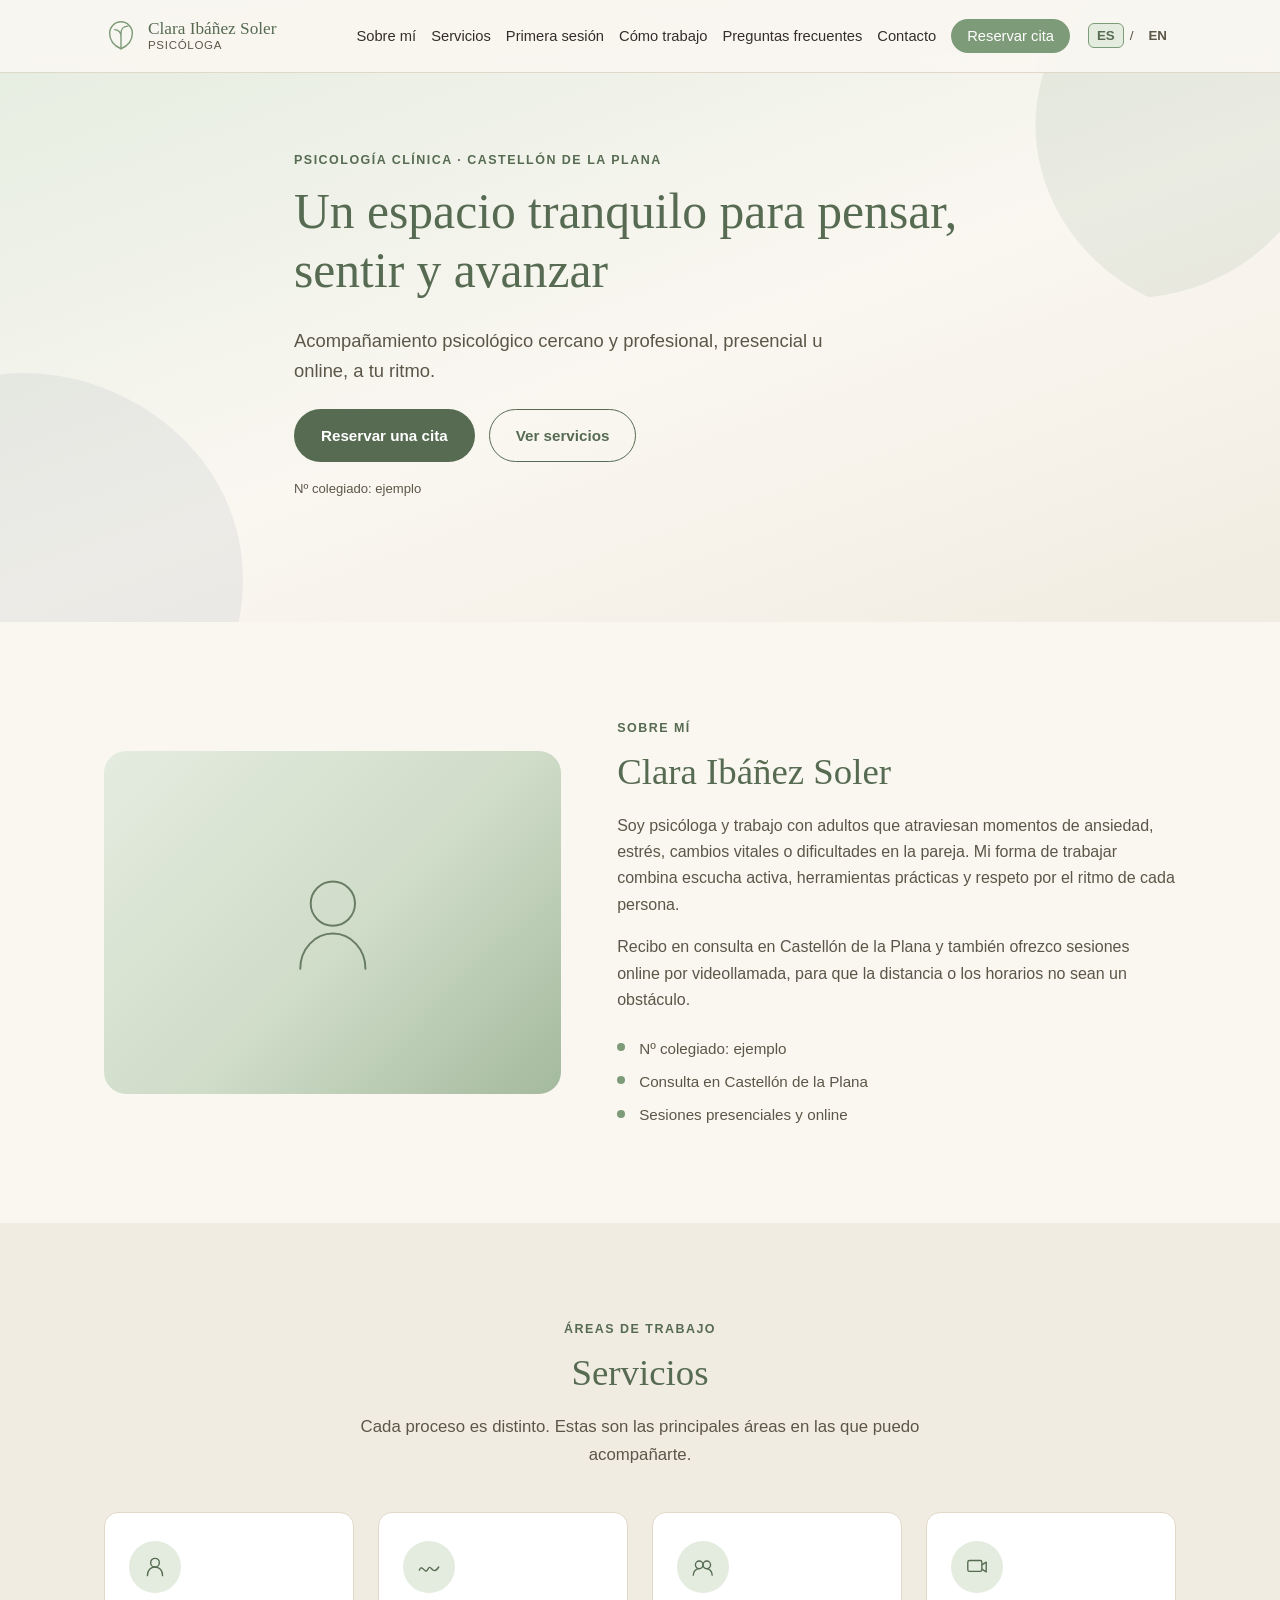
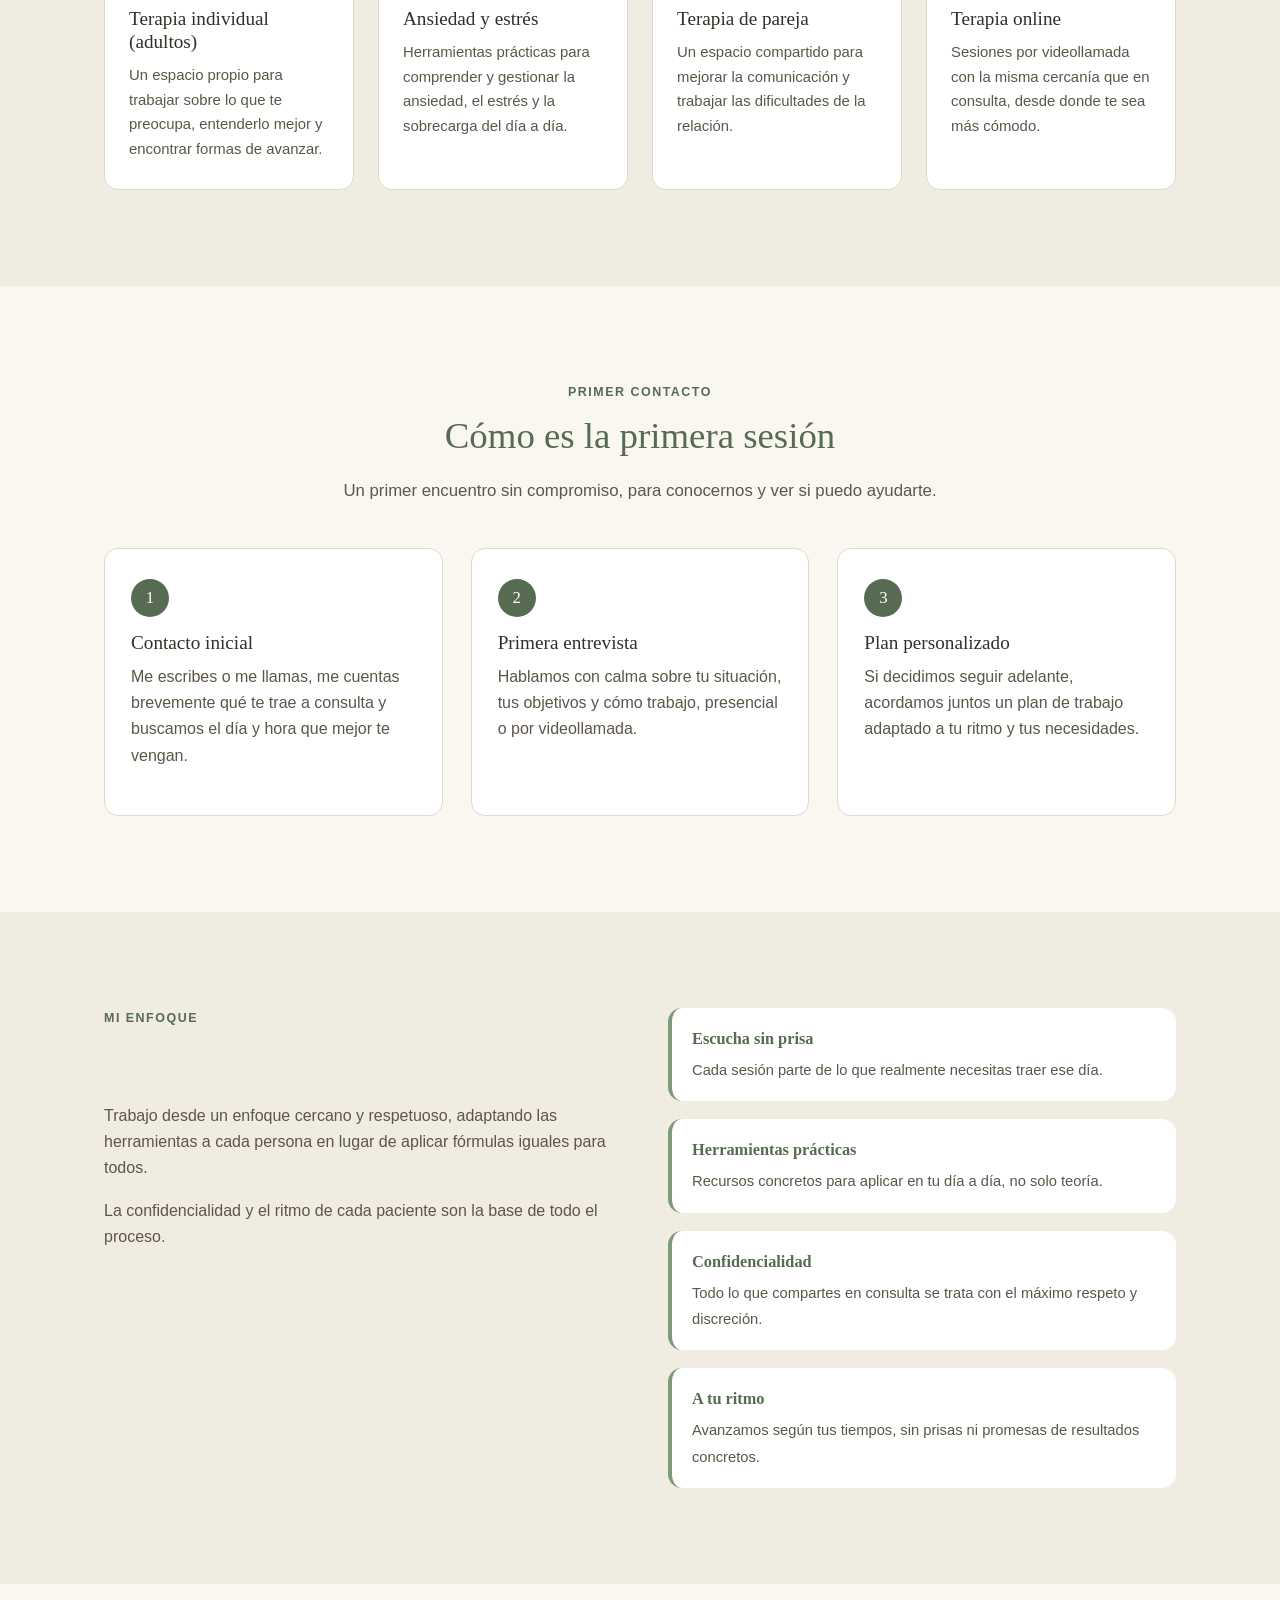
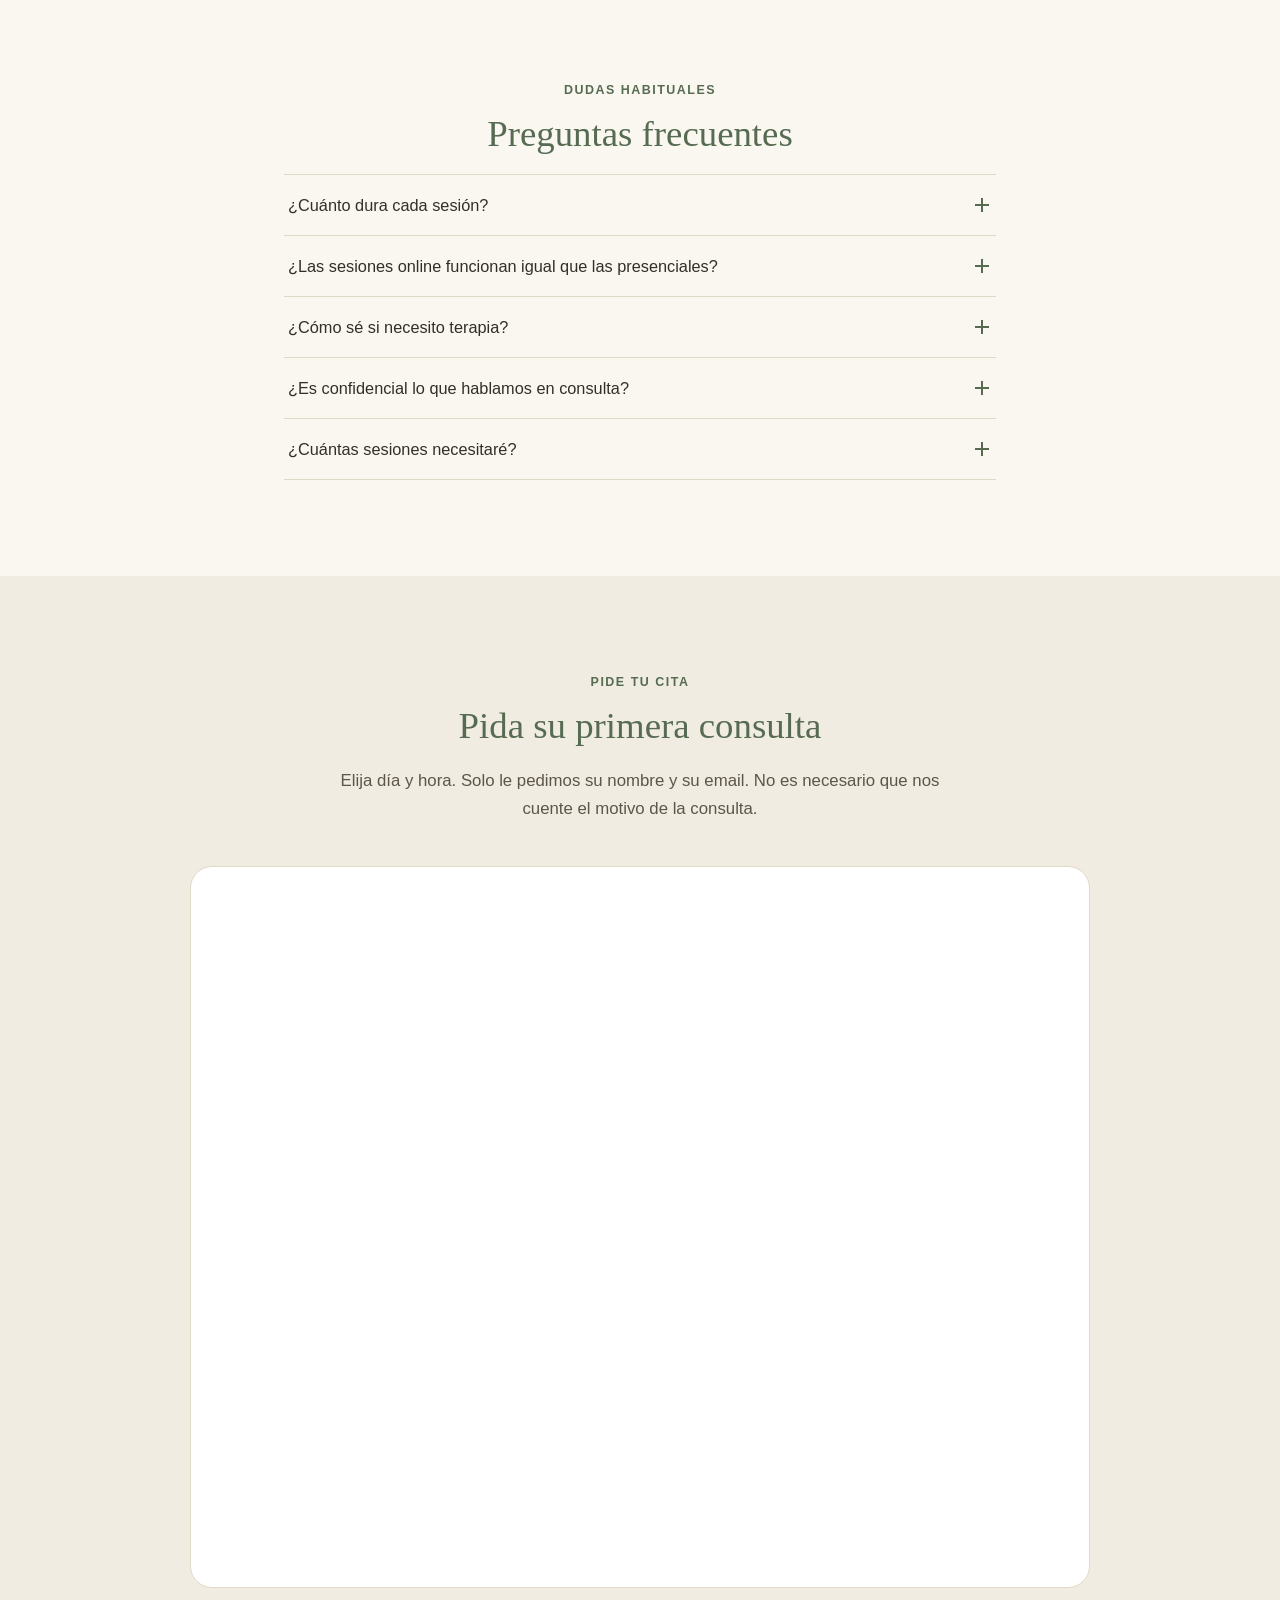
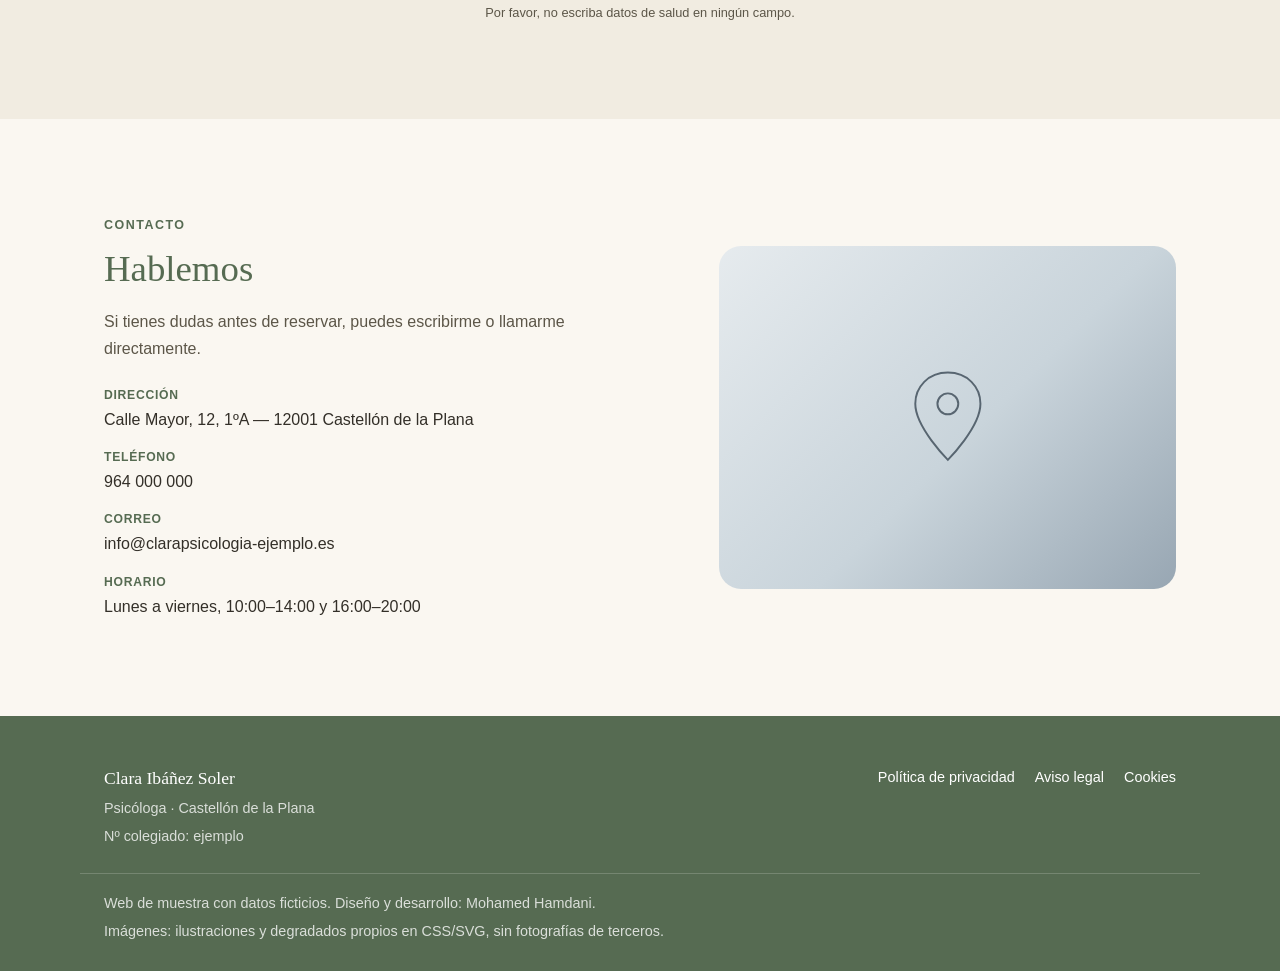
<file: index.html>
<!doctype html>
<!-- Vista previa: rama prueba-citas (actualizado) -->
<html lang="es">
<head>
<meta charset="UTF-8">
<meta name="viewport" content="width=device-width, initial-scale=1.0">
<title data-i18n="meta.title">Clara Ibáñez Soler, Psicóloga en Castellón de la Plana | Web de muestra</title>
<meta name="description" data-i18n-attr="content:meta.description" content="Consulta de psicología de Clara Ibáñez Soler en Castellón de la Plana. Terapia individual, ansiedad y estrés, terapia de pareja y sesiones online. Web de muestra con datos ficticios.">
<meta property="og:title" data-i18n-attr="content:meta.ogTitle" content="Clara Ibáñez Soler, Psicóloga">
<meta property="og:description" data-i18n-attr="content:meta.ogDescription" content="Consulta de psicología en Castellón de la Plana. Terapia individual, ansiedad, pareja y sesiones online. Web de muestra con datos ficticios.">
<meta property="og:type" content="website">
<meta name="robots" content="noindex, nofollow">
<link rel="icon" href="images/favicon.svg" type="image/svg+xml">
<link rel="stylesheet" href="css/style.css">
</head>
<body>

<a class="skip-link" href="#contenido" data-i18n="skip.link">Ir al contenido principal</a>

<header class="site-header" id="inicio">
  <div class="container header-inner">
    <a class="brand" href="#inicio">
      <span class="brand-mark" aria-hidden="true">
        <svg viewBox="0 0 48 48" width="34" height="34" focusable="false">
          <path d="M24 42c9-4 16-12 16-22a16 16 0 0 0-32 0c0 10 7 18 16 22Z" fill="none" stroke="currentColor" stroke-width="2"/>
          <path d="M24 42V20M24 20c0-6 4-10 10-10M24 24c0-5-4-9-9-9" fill="none" stroke="currentColor" stroke-width="2" stroke-linecap="round"/>
        </svg>
      </span>
      <span class="brand-text">
        <span class="brand-name" data-i18n="brand.name">Clara Ibáñez Soler</span>
        <span class="brand-role" data-i18n="brand.role">Psicóloga</span>
      </span>
    </a>

    <button class="nav-toggle" id="navToggle" aria-expanded="false" aria-controls="siteNav">
      <span class="nav-toggle-box">
        <span></span><span></span><span></span>
      </span>
      <span class="sr-only" data-i18n="nav.menu">Menú</span>
    </button>

    <nav class="site-nav" id="siteNav" aria-label="Navegación principal">
      <ul>
        <li><a href="#sobre-mi" data-i18n="nav.about">Sobre mí</a></li>
        <li><a href="#servicios" data-i18n="nav.services">Servicios</a></li>
        <li><a href="#primera-sesion" data-i18n="nav.firstSession">Primera sesión</a></li>
        <li><a href="#como-trabajo" data-i18n="nav.howIWork">Cómo trabajo</a></li>
        <li><a href="#faq" data-i18n="nav.faq">Preguntas frecuentes</a></li>
        <li><a href="#contacto" data-i18n="nav.contact">Contacto</a></li>
        <li><a class="nav-cta" href="#reserva" data-i18n="nav.booking">Reservar cita</a></li>
      </ul>
      <div class="lang-switch" role="group" aria-label="Idioma / Language">
        <button type="button" class="lang-btn is-active" id="langEs" translate="no" data-lang="es" aria-pressed="true">ES</button>
        <span aria-hidden="true">/</span>
        <button type="button" class="lang-btn" id="langEn" translate="no" data-lang="en" aria-pressed="false">EN</button>
      </div>
    </nav>
  </div>
</header>

<div class="nav-backdrop" id="navBackdrop" hidden></div>

<main id="contenido">

  <!-- HERO -->
  <section class="hero" aria-label="Introducción">
    <div class="hero-decor" id="heroDecor" aria-hidden="true">
      <svg viewBox="0 0 400 400" class="hero-leaf hero-leaf--1" focusable="false"><path d="M200 40c70 20 120 90 120 160s-50 130-120 150C130 330 80 270 80 200S130 60 200 40Z" fill="currentColor"/></svg>
      <svg viewBox="0 0 400 400" class="hero-leaf hero-leaf--2" focusable="false"><path d="M200 40c70 20 120 90 120 160s-50 130-120 150C130 330 80 270 80 200S130 60 200 40Z" fill="currentColor"/></svg>
    </div>
    <div class="container hero-inner">
      <p class="eyebrow reveal" data-i18n="hero.eyebrow">Psicología clínica · Castellón de la Plana</p>
      <h1 class="reveal" data-i18n="hero.title">Un espacio tranquilo para pensar, sentir y avanzar</h1>
      <p class="hero-lead reveal" data-i18n="hero.lead">Acompañamiento psicológico cercano y profesional, presencial u online, a tu ritmo.</p>
      <div class="hero-actions reveal">
        <a class="btn btn-primary" href="#reserva" data-i18n="hero.cta1">Reservar una cita</a>
        <a class="btn btn-ghost" href="#servicios" data-i18n="hero.cta2">Ver servicios</a>
      </div>
      <p class="hero-note reveal" data-i18n="hero.note">Nº colegiado: ejemplo</p>
    </div>
  </section>

  <!-- SOBRE MÍ -->
  <section class="section" id="sobre-mi" aria-labelledby="sobre-mi-title">
    <div class="container about-grid">
      <div class="about-media reveal" aria-hidden="true">
        <div class="art-block art-block--sage">
          <svg viewBox="0 0 200 200" class="art-icon" focusable="false">
            <circle cx="100" cy="70" r="34" fill="none" stroke="currentColor" stroke-width="3"/>
            <path d="M50 170c0-30 22-54 50-54s50 24 50 54" fill="none" stroke="currentColor" stroke-width="3" stroke-linecap="round"/>
          </svg>
        </div>
      </div>
      <div class="about-content">
        <p class="eyebrow reveal" data-i18n="about.eyebrow">Sobre mí</p>
        <h2 class="reveal" id="sobre-mi-title" data-i18n="about.title">Clara Ibáñez Soler</h2>
        <p class="reveal" data-i18n="about.p1">Soy psicóloga y trabajo con adultos que atraviesan momentos de ansiedad, estrés, cambios vitales o dificultades en la pareja. Mi forma de trabajar combina escucha activa, herramientas prácticas y respeto por el ritmo de cada persona.</p>
        <p class="reveal" data-i18n="about.p2">Recibo en consulta en Castellón de la Plana y también ofrezco sesiones online por videollamada, para que la distancia o los horarios no sean un obstáculo.</p>
        <ul class="about-facts reveal">
          <li data-i18n="about.fact1">Nº colegiado: ejemplo</li>
          <li data-i18n="about.fact2">Consulta en Castellón de la Plana</li>
          <li data-i18n="about.fact3">Sesiones presenciales y online</li>
        </ul>
      </div>
    </div>
  </section>

  <!-- SERVICIOS -->
  <section class="section section-alt" id="servicios" aria-labelledby="servicios-title">
    <div class="container">
      <p class="eyebrow reveal center" data-i18n="services.eyebrow">Áreas de trabajo</p>
      <h2 class="reveal center" id="servicios-title" data-i18n="services.title">Servicios</h2>
      <p class="section-lead reveal center" data-i18n="services.lead">Cada proceso es distinto. Estas son las principales áreas en las que puedo acompañarte.</p>

      <div class="card-grid">
        <article class="card reveal">
          <span class="card-icon" aria-hidden="true">
            <svg viewBox="0 0 48 48" focusable="false"><circle cx="24" cy="16" r="8" fill="none" stroke="currentColor" stroke-width="2.5"/><path d="M10 40c0-10 6-16 14-16s14 6 14 16" fill="none" stroke="currentColor" stroke-width="2.5" stroke-linecap="round"/></svg>
          </span>
          <h3 data-i18n="services.card1.title">Terapia individual (adultos)</h3>
          <p data-i18n="services.card1.text">Un espacio propio para trabajar sobre lo que te preocupa, entenderlo mejor y encontrar formas de avanzar.</p>
        </article>

        <article class="card reveal">
          <span class="card-icon" aria-hidden="true">
            <svg viewBox="0 0 48 48" focusable="false"><path d="M6 30c6-14 10 10 16-2s8 14 20-4" fill="none" stroke="currentColor" stroke-width="2.5" stroke-linecap="round" stroke-linejoin="round"/></svg>
          </span>
          <h3 data-i18n="services.card2.title">Ansiedad y estrés</h3>
          <p data-i18n="services.card2.text">Herramientas prácticas para comprender y gestionar la ansiedad, el estrés y la sobrecarga del día a día.</p>
        </article>

        <article class="card reveal">
          <span class="card-icon" aria-hidden="true">
            <svg viewBox="0 0 48 48" focusable="false"><circle cx="17" cy="20" r="7" fill="none" stroke="currentColor" stroke-width="2.5"/><circle cx="31" cy="20" r="7" fill="none" stroke="currentColor" stroke-width="2.5"/><path d="M6 39c0-7 5-12 11-12M41 39c0-7-5-12-11-12" fill="none" stroke="currentColor" stroke-width="2.5" stroke-linecap="round"/></svg>
          </span>
          <h3 data-i18n="services.card3.title">Terapia de pareja</h3>
          <p data-i18n="services.card3.text">Un espacio compartido para mejorar la comunicación y trabajar las dificultades de la relación.</p>
        </article>

        <article class="card reveal">
          <span class="card-icon" aria-hidden="true">
            <svg viewBox="0 0 48 48" focusable="false"><rect x="7" y="12" width="26" height="20" rx="3" fill="none" stroke="currentColor" stroke-width="2.5"/><path d="M33 20l8-5v18l-8-5" fill="none" stroke="currentColor" stroke-width="2.5" stroke-linejoin="round"/></svg>
          </span>
          <h3 data-i18n="services.card4.title">Terapia online</h3>
          <p data-i18n="services.card4.text">Sesiones por videollamada con la misma cercanía que en consulta, desde donde te sea más cómodo.</p>
        </article>
      </div>
    </div>
  </section>

  <!-- PRIMERA SESIÓN -->
  <section class="section" id="primera-sesion" aria-labelledby="primera-sesion-title">
    <div class="container">
      <p class="eyebrow reveal center" data-i18n="first.eyebrow">Primer contacto</p>
      <h2 class="reveal center" id="primera-sesion-title" data-i18n="first.title">Cómo es la primera sesión</h2>
      <p class="section-lead reveal center" data-i18n="first.lead">Un primer encuentro sin compromiso, para conocernos y ver si puedo ayudarte.</p>

      <ol class="steps">
        <li class="step reveal">
          <span class="step-number" aria-hidden="true">1</span>
          <h3 data-i18n="first.step1.title">Contacto inicial</h3>
          <p data-i18n="first.step1.text">Me escribes o me llamas, me cuentas brevemente qué te trae a consulta y buscamos el día y hora que mejor te vengan.</p>
        </li>
        <li class="step reveal">
          <span class="step-number" aria-hidden="true">2</span>
          <h3 data-i18n="first.step2.title">Primera entrevista</h3>
          <p data-i18n="first.step2.text">Hablamos con calma sobre tu situación, tus objetivos y cómo trabajo, presencial o por videollamada.</p>
        </li>
        <li class="step reveal">
          <span class="step-number" aria-hidden="true">3</span>
          <h3 data-i18n="first.step3.title">Plan personalizado</h3>
          <p data-i18n="first.step3.text">Si decidimos seguir adelante, acordamos juntos un plan de trabajo adaptado a tu ritmo y tus necesidades.</p>
        </li>
      </ol>
    </div>
  </section>

  <!-- CÓMO TRABAJO -->
  <section class="section section-alt" id="como-trabajo" aria-labelledby="como-trabajo-title">
    <div class="container how-grid">
      <div>
        <p class="eyebrow reveal" data-i18n="how.eyebrow">Mi enfoque</p>
        <h2 class="reveal" id="como-trabajo-title" data-i18n="how.title">Cómo trabajo</h2>
        <p class="reveal" data-i18n="how.p1">Trabajo desde un enfoque cercano y respetuoso, adaptando las herramientas a cada persona en lugar de aplicar fórmulas iguales para todos.</p>
        <p class="reveal" data-i18n="how.p2">La confidencialidad y el ritmo de cada paciente son la base de todo el proceso.</p>
      </div>
      <ul class="how-list reveal">
        <li>
          <strong data-i18n="how.item1.title">Escucha sin prisa</strong>
          <span data-i18n="how.item1.text">Cada sesión parte de lo que realmente necesitas traer ese día.</span>
        </li>
        <li>
          <strong data-i18n="how.item2.title">Herramientas prácticas</strong>
          <span data-i18n="how.item2.text">Recursos concretos para aplicar en tu día a día, no solo teoría.</span>
        </li>
        <li>
          <strong data-i18n="how.item3.title">Confidencialidad</strong>
          <span data-i18n="how.item3.text">Todo lo que compartes en consulta se trata con el máximo respeto y discreción.</span>
        </li>
        <li>
          <strong data-i18n="how.item4.title">A tu ritmo</strong>
          <span data-i18n="how.item4.text">Avanzamos según tus tiempos, sin prisas ni promesas de resultados concretos.</span>
        </li>
      </ul>
    </div>
  </section>

  <!-- FAQ -->
  <section class="section" id="faq" aria-labelledby="faq-title">
    <div class="container narrow">
      <p class="eyebrow reveal center" data-i18n="faq.eyebrow">Dudas habituales</p>
      <h2 class="reveal center" id="faq-title" data-i18n="faq.title">Preguntas frecuentes</h2>

      <div class="accordion reveal" id="accordion">
        <div class="accordion-item">
          <h3>
            <button type="button" class="accordion-trigger" aria-expanded="false" aria-controls="faq-panel-1" id="faq-btn-1">
              <span data-i18n="faq.q1.q">¿Cuánto dura cada sesión?</span>
              <span class="accordion-icon" aria-hidden="true"></span>
            </button>
          </h3>
          <div class="accordion-panel" id="faq-panel-1" role="region" aria-labelledby="faq-btn-1" hidden>
            <p data-i18n="faq.q1.a">Las sesiones individuales duran aproximadamente 50 minutos. Las de pareja suelen durar algo más; lo concretamos en el primer contacto.</p>
          </div>
        </div>

        <div class="accordion-item">
          <h3>
            <button type="button" class="accordion-trigger" aria-expanded="false" aria-controls="faq-panel-2" id="faq-btn-2">
              <span data-i18n="faq.q2.q">¿Las sesiones online funcionan igual que las presenciales?</span>
              <span class="accordion-icon" aria-hidden="true"></span>
            </button>
          </h3>
          <div class="accordion-panel" id="faq-panel-2" role="region" aria-labelledby="faq-btn-2" hidden>
            <p data-i18n="faq.q2.a">Sí. Se realizan por videollamada, con la misma duración y confidencialidad que las presenciales. Solo necesitas una conexión estable y un espacio tranquilo.</p>
          </div>
        </div>

        <div class="accordion-item">
          <h3>
            <button type="button" class="accordion-trigger" aria-expanded="false" aria-controls="faq-panel-3" id="faq-btn-3">
              <span data-i18n="faq.q3.q">¿Cómo sé si necesito terapia?</span>
              <span class="accordion-icon" aria-hidden="true"></span>
            </button>
          </h3>
          <div class="accordion-panel" id="faq-panel-3" role="region" aria-labelledby="faq-btn-3" hidden>
            <p data-i18n="faq.q3.a">No es necesario esperar a una situación extrema. Si algo te preocupa, te sobrepasa o quieres entenderte mejor, una primera conversación puede ayudarte a aclararlo.</p>
          </div>
        </div>

        <div class="accordion-item">
          <h3>
            <button type="button" class="accordion-trigger" aria-expanded="false" aria-controls="faq-panel-4" id="faq-btn-4">
              <span data-i18n="faq.q4.q">¿Es confidencial lo que hablamos en consulta?</span>
              <span class="accordion-icon" aria-hidden="true"></span>
            </button>
          </h3>
          <div class="accordion-panel" id="faq-panel-4" role="region" aria-labelledby="faq-btn-4" hidden>
            <p data-i18n="faq.q4.a">Sí, la confidencialidad es un principio básico de la profesión, salvo las excepciones legales que me corresponde informarte si llegaran a darse.</p>
          </div>
        </div>

        <div class="accordion-item">
          <h3>
            <button type="button" class="accordion-trigger" aria-expanded="false" aria-controls="faq-panel-5" id="faq-btn-5">
              <span data-i18n="faq.q5.q">¿Cuántas sesiones necesitaré?</span>
              <span class="accordion-icon" aria-hidden="true"></span>
            </button>
          </h3>
          <div class="accordion-panel" id="faq-panel-5" role="region" aria-labelledby="faq-btn-5" hidden>
            <p data-i18n="faq.q5.a">Depende de cada proceso y de tus objetivos. Lo revisamos juntos de forma periódica; no puedo garantizar un número fijo de sesiones ni un resultado concreto.</p>
          </div>
        </div>
      </div>
    </div>
  </section>

  <!-- RESERVA -->
  <section class="section section-alt" id="reserva" aria-labelledby="reserva-title">
    <div class="container">
      <p class="eyebrow reveal center" data-i18n="booking.eyebrow">Pide tu cita</p>
      <h2 class="reveal center" id="reserva-title" data-i18n="booking.title">Pida su primera consulta</h2>
      <p class="section-lead reveal center" data-i18n="booking.lead">Elija día y hora. Solo le pedimos su nombre y su email. No es necesario que nos cuente el motivo de la consulta.</p>

      <div class="booking-calendar reveal">
        <iframe
          src="https://cal.com/clara-ibanez-muestra-dpta4d/primera-consulta?embed=true&layout=month_view"
          title="Calendario para reservar la primera consulta"
          loading="lazy"
        ></iframe>
      </div>
      <p class="booking-note reveal" data-i18n="booking.healthNote">Por favor, no escriba datos de salud en ningún campo.</p>
    </div>
  </section>

  <!-- CONTACTO -->
  <section class="section" id="contacto" aria-labelledby="contacto-title">
    <div class="container contact-grid">
      <div>
        <p class="eyebrow reveal" data-i18n="contact.eyebrow">Contacto</p>
        <h2 class="reveal" id="contacto-title" data-i18n="contact.title">Hablemos</h2>
        <p class="reveal" data-i18n="contact.lead">Si tienes dudas antes de reservar, puedes escribirme o llamarme directamente.</p>
        <ul class="contact-list reveal">
          <li>
            <span class="contact-label" data-i18n="contact.addressLabel">Dirección</span>
            <span data-i18n="contact.addressValue">Calle Mayor, 12, 1ºA — 12001 Castellón de la Plana</span>
          </li>
          <li>
            <span class="contact-label" data-i18n="contact.phoneLabel">Teléfono</span>
            <span>964 000 000</span>
          </li>
          <li>
            <span class="contact-label" data-i18n="contact.emailLabel">Correo</span>
            <span>info@clarapsicologia-ejemplo.es</span>
          </li>
          <li>
            <span class="contact-label" data-i18n="contact.hoursLabel">Horario</span>
            <span data-i18n="contact.hoursValue">Lunes a viernes, 10:00–14:00 y 16:00–20:00</span>
          </li>
        </ul>
      </div>
      <div class="contact-map reveal" aria-hidden="true">
        <div class="art-block art-block--slate">
          <svg viewBox="0 0 200 200" class="art-icon" focusable="false">
            <path d="M100 30c30 0 50 22 50 48 0 36-50 86-50 86s-50-50-50-86c0-26 20-48 50-48Z" fill="none" stroke="currentColor" stroke-width="3"/>
            <circle cx="100" cy="78" r="16" fill="none" stroke="currentColor" stroke-width="3"/>
          </svg>
        </div>
      </div>
    </div>
  </section>

</main>

<footer class="site-footer">
  <div class="container footer-grid">
    <div>
      <span class="brand-name" data-i18n="brand.name">Clara Ibáñez Soler</span>
      <p data-i18n="footer.role">Psicóloga · Castellón de la Plana</p>
      <p data-i18n="footer.college">Nº colegiado: ejemplo</p>
    </div>
    <nav aria-label="Enlaces legales">
      <ul class="footer-links">
        <li><a href="legal.html#privacidad" data-i18n="footer.privacy">Política de privacidad</a></li>
        <li><a href="legal.html#aviso-legal" data-i18n="footer.legal">Aviso legal</a></li>
        <li><a href="legal.html#cookies" data-i18n="footer.cookies">Cookies</a></li>
      </ul>
    </nav>
  </div>
  <div class="container">
    <p class="footer-disclaimer" data-i18n="footer.disclaimer">Web de muestra con datos ficticios. Diseño y desarrollo: Mohamed Hamdani.</p>
    <p class="footer-credit" data-i18n="footer.imageCredit">Imágenes: ilustraciones y degradados propios en CSS/SVG, sin fotografías de terceros.</p>
  </div>
</footer>

<script src="js/i18n.js"></script>
<script src="js/script.js"></script>
</body>
</html>
</file>
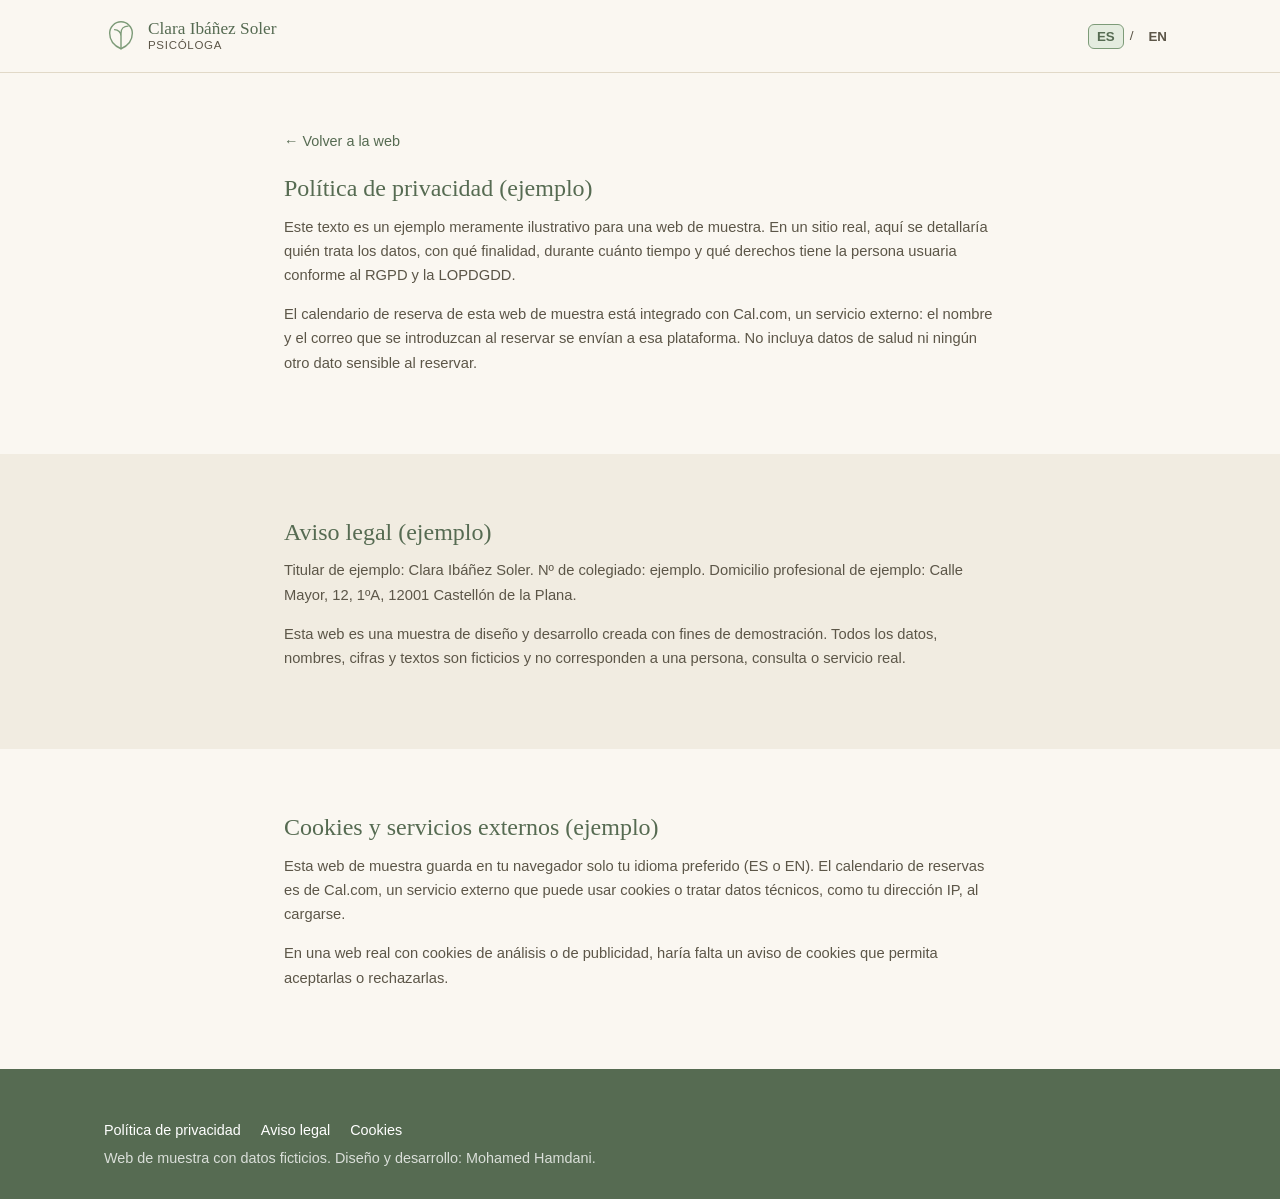
<file: legal.html>
<!doctype html>
<html lang="es">
<head>
<meta charset="UTF-8">
<meta name="viewport" content="width=device-width, initial-scale=1.0">
<title data-i18n="legal.pageTitle">Información legal | Clara Ibáñez Soler (web de muestra)</title>
<meta name="robots" content="noindex, nofollow">
<link rel="icon" href="images/favicon.svg" type="image/svg+xml">
<link rel="stylesheet" href="css/style.css">
</head>
<body class="legal-page">

<header class="site-header">
  <div class="container header-inner">
    <a class="brand" href="index.html">
      <span class="brand-mark" aria-hidden="true">
        <svg viewBox="0 0 48 48" width="34" height="34" focusable="false">
          <path d="M24 42c9-4 16-12 16-22a16 16 0 0 0-32 0c0 10 7 18 16 22Z" fill="none" stroke="currentColor" stroke-width="2"/>
          <path d="M24 42V20M24 20c0-6 4-10 10-10M24 24c0-5-4-9-9-9" fill="none" stroke="currentColor" stroke-width="2" stroke-linecap="round"/>
        </svg>
      </span>
      <span class="brand-text">
        <span class="brand-name" data-i18n="brand.name">Clara Ibáñez Soler</span>
        <span class="brand-role" data-i18n="brand.role">Psicóloga</span>
      </span>
    </a>
    <div class="lang-switch legal-lang" role="group" aria-label="Idioma / Language">
      <button type="button" class="lang-btn is-active" id="langEs" translate="no" data-lang="es" aria-pressed="true">ES</button>
      <span aria-hidden="true">/</span>
      <button type="button" class="lang-btn" id="langEn" translate="no" data-lang="en" aria-pressed="false">EN</button>
    </div>
  </div>
</header>

<main id="contenido" class="legal-main">

  <section class="section section-legal" id="privacidad" aria-labelledby="privacidad-title">
    <div class="container narrow">
      <a class="legal-back" href="index.html" data-i18n="legal.back">← Volver a la web</a>
      <h2 id="privacidad-title" data-i18n="privacy.title">Política de privacidad (ejemplo)</h2>
      <p data-i18n="privacy.p1">Este texto es un ejemplo meramente ilustrativo para una web de muestra. En un sitio real, aquí se detallaría quién trata los datos, con qué finalidad, durante cuánto tiempo y qué derechos tiene la persona usuaria conforme al RGPD y la LOPDGDD.</p>
      <p data-i18n="privacy.p2">El calendario de reserva de esta web de muestra está integrado con Cal.com, un servicio externo: el nombre y el correo que se introduzcan al reservar se envían a esa plataforma. No incluya datos de salud ni ningún otro dato sensible al reservar.</p>
    </div>
  </section>

  <section class="section section-legal section-alt" id="aviso-legal" aria-labelledby="aviso-legal-title">
    <div class="container narrow">
      <h2 id="aviso-legal-title" data-i18n="legal.title">Aviso legal (ejemplo)</h2>
      <p data-i18n="legal.p1">Titular de ejemplo: Clara Ibáñez Soler. Nº de colegiado: ejemplo. Domicilio profesional de ejemplo: Calle Mayor, 12, 1ºA, 12001 Castellón de la Plana.</p>
      <p data-i18n="legal.p2">Esta web es una muestra de diseño y desarrollo creada con fines de demostración. Todos los datos, nombres, cifras y textos son ficticios y no corresponden a una persona, consulta o servicio real.</p>
    </div>
  </section>

  <section class="section section-legal" id="cookies" aria-labelledby="cookies-title">
    <div class="container narrow">
      <h2 id="cookies-title" data-i18n="cookies.title">Cookies y servicios externos (ejemplo)</h2>
      <p data-i18n="cookies.p1">Esta web de muestra guarda en tu navegador solo tu idioma preferido (ES o EN). El calendario de reservas es de Cal.com, un servicio externo que puede usar cookies o tratar datos técnicos, como tu dirección IP, al cargarse.</p>
      <p data-i18n="cookies.p2">En una web real con cookies de análisis o de publicidad, haría falta un aviso de cookies que permita aceptarlas o rechazarlas.</p>
    </div>
  </section>

</main>

<footer class="site-footer">
  <div class="container">
    <nav aria-label="Enlaces legales">
      <ul class="footer-links">
        <li><a href="#privacidad" data-i18n="footer.privacy">Política de privacidad</a></li>
        <li><a href="#aviso-legal" data-i18n="footer.legal">Aviso legal</a></li>
        <li><a href="#cookies" data-i18n="footer.cookies">Cookies</a></li>
      </ul>
    </nav>
    <p class="footer-disclaimer" data-i18n="footer.disclaimer">Web de muestra con datos ficticios. Diseño y desarrollo: Mohamed Hamdani.</p>
  </div>
</footer>

<script src="js/i18n.js"></script>
</body>
</html>
</file>
<file: css/style.css>
/* ============================================
   Clara Ibáñez Soler — web de muestra (ficticia)
   ============================================ */

:root {
  --color-bg: #faf7f1;
  --color-bg-alt: #f1ece1;
  --color-surface: #ffffff;
  --color-sage: #7d9b78;
  --color-sage-dark: #566b52;
  --color-sage-pale: #e4ecdf;
  --color-slate: #6c7e8f;
  --color-slate-dark: #44525e;
  --color-text: #332f28;
  --color-text-soft: #5c5648;
  --color-border: #e1d9c8;
  --color-error: #9c3b33;
  --color-focus: #3a5f7a;

  --font-heading: Georgia, "Iowan Old Style", "Palatino Linotype", "Book Antiqua", serif;
  --font-body: -apple-system, BlinkMacSystemFont, "Segoe UI", Roboto, Helvetica, Arial, sans-serif;

  --radius-md: 14px;
  --radius-lg: 22px;
  --shadow-soft: 0 12px 32px -16px rgba(51, 47, 40, 0.18);
  --transition-fast: 180ms ease;
  --transition-med: 420ms cubic-bezier(.22,.61,.36,1);
  --container-width: 1120px;
}

* { box-sizing: border-box; }
html { scroll-behavior: smooth; }

body {
  margin: 0;
  font-family: var(--font-body);
  color: var(--color-text);
  background: var(--color-bg);
  line-height: 1.65;
  -webkit-font-smoothing: antialiased;
  overflow-x: hidden;
}

h1, h2, h3 {
  font-family: var(--font-heading);
  color: var(--color-sage-dark);
  line-height: 1.2;
  margin: 0 0 0.5em;
  font-weight: 500;
}

h1 { font-size: clamp(2rem, 5vw, 3.1rem); }
h2 { font-size: clamp(1.6rem, 3.4vw, 2.3rem); }
h3 { font-size: 1.2rem; color: var(--color-text); }

p { margin: 0 0 1em; color: var(--color-text-soft); }

a { color: var(--color-slate-dark); text-decoration: none; }
a:hover { text-decoration: underline; }

img, svg { max-width: 100%; display: block; }

.container {
  max-width: var(--container-width);
  margin: 0 auto;
  padding: 0 24px;
}
.container.narrow { max-width: 760px; }

.sr-only {
  position: absolute;
  width: 1px; height: 1px;
  overflow: hidden;
  clip: rect(0 0 0 0);
  white-space: nowrap;
}

.skip-link {
  position: absolute;
  left: -999px;
  top: 0;
  background: var(--color-sage-dark);
  color: #fff;
  padding: 10px 18px;
  border-radius: 0 0 8px 0;
  z-index: 200;
}
.skip-link:focus {
  left: 0;
}

:focus-visible {
  outline: 3px solid var(--color-focus);
  outline-offset: 3px;
  border-radius: 4px;
}

/* ---------- Header / Nav ---------- */
.site-header {
  position: fixed;
  top: 0; left: 0; right: 0;
  z-index: 100;
  background: rgba(250, 247, 241, 0.92);
  backdrop-filter: blur(8px);
  border-bottom: 1px solid var(--color-border);
}

.header-inner {
  display: flex;
  align-items: center;
  justify-content: space-between;
  min-height: 72px;
  gap: 16px;
}

.brand {
  display: flex;
  align-items: center;
  gap: 10px;
  color: var(--color-sage-dark);
}
.brand:hover { text-decoration: none; }
.brand-mark { color: var(--color-sage); flex-shrink: 0; }
.brand-text { display: flex; flex-direction: column; line-height: 1.15; }
.brand-name { font-family: var(--font-heading); font-size: 1.08rem; color: var(--color-sage-dark); }
.brand-role { font-size: 0.72rem; letter-spacing: 0.06em; text-transform: uppercase; color: var(--color-text-soft); }

.site-nav {
  display: flex;
  align-items: center;
  gap: 18px;
}
.site-nav ul {
  display: flex;
  align-items: center;
  gap: 15px;
  list-style: none;
  margin: 0;
  padding: 0;
}
.site-nav a {
  color: var(--color-text);
  font-size: 0.92rem;
  white-space: nowrap;
}
.site-nav a:hover { color: var(--color-sage-dark); text-decoration: none; }

.nav-cta {
  background: var(--color-sage);
  color: #fff !important;
  padding: 9px 16px;
  border-radius: 999px;
  white-space: nowrap;
  transition: background var(--transition-fast), transform var(--transition-fast);
}
.nav-cta:hover { background: var(--color-sage-dark); transform: translateY(-1px); }

.lang-switch {
  display: flex;
  align-items: center;
  gap: 6px;
  font-size: 0.85rem;
  color: var(--color-text-soft);
}
.lang-btn {
  background: none;
  border: 1px solid transparent;
  color: var(--color-text-soft);
  font-weight: 600;
  padding: 4px 8px;
  border-radius: 6px;
  cursor: pointer;
  transition: all var(--transition-fast);
}
.lang-btn:hover { background: var(--color-sage-pale); }
.lang-btn.is-active {
  color: var(--color-sage-dark);
  border-color: var(--color-sage);
  background: var(--color-sage-pale);
}

.nav-toggle {
  display: none;
  background: none;
  border: none;
  cursor: pointer;
  padding: 10px;
  flex-direction: column;
  align-items: center;
  gap: 4px;
  color: var(--color-sage-dark);
}
.nav-toggle-box {
  display: flex;
  flex-direction: column;
  gap: 5px;
  width: 26px;
}
.nav-toggle-box span {
  display: block;
  height: 2px;
  background: currentColor;
  border-radius: 2px;
  transition: transform var(--transition-fast), opacity var(--transition-fast);
}
.nav-toggle[aria-expanded="true"] .nav-toggle-box span:nth-child(1) { transform: translateY(7px) rotate(45deg); }
.nav-toggle[aria-expanded="true"] .nav-toggle-box span:nth-child(2) { opacity: 0; }
.nav-toggle[aria-expanded="true"] .nav-toggle-box span:nth-child(3) { transform: translateY(-7px) rotate(-45deg); }

.nav-backdrop {
  position: fixed;
  inset: 0;
  background: rgba(40, 36, 28, 0.35);
  z-index: 95;
}

/* ---------- Hero ---------- */
.hero {
  position: relative;
  padding: 150px 0 110px;
  background: linear-gradient(160deg, var(--color-sage-pale) 0%, var(--color-bg) 55%, var(--color-bg-alt) 100%);
  overflow: hidden;
}
.hero-decor {
  position: absolute;
  inset: 0;
  z-index: 0;
  pointer-events: none;
}
.hero-leaf {
  position: absolute;
  color: var(--color-sage);
  opacity: 0.12;
  width: 480px;
  height: 480px;
}
.hero-leaf--1 { top: -120px; right: -140px; transform: rotate(10deg); }
.hero-leaf--2 { bottom: -180px; left: -160px; color: var(--color-slate); opacity: 0.09; transform: rotate(-30deg) scale(1.1); }

.hero-inner {
  position: relative;
  z-index: 1;
  max-width: 740px;
}
.eyebrow {
  text-transform: uppercase;
  letter-spacing: 0.12em;
  font-size: 0.78rem;
  color: var(--color-sage-dark);
  font-weight: 600;
  margin-bottom: 0.9em;
}
.hero-lead { font-size: 1.15rem; max-width: 560px; }
.hero-note { font-size: 0.82rem; color: var(--color-text-soft); margin-top: 1.2em; }
.hero-actions { display: flex; gap: 14px; flex-wrap: wrap; margin-top: 1.4em; }

.center { text-align: center; margin-left: auto; margin-right: auto; }

/* ---------- Buttons ---------- */
.btn {
  display: inline-block;
  padding: 13px 26px;
  border-radius: 999px;
  font-weight: 600;
  font-size: 0.95rem;
  border: 1px solid transparent;
  cursor: pointer;
  transition: background var(--transition-fast), color var(--transition-fast), transform var(--transition-fast), box-shadow var(--transition-fast);
}
.btn-primary {
  background: var(--color-sage-dark);
  color: #fff;
}
.btn-primary:hover {
  background: var(--color-sage);
  transform: translateY(-2px);
  box-shadow: var(--shadow-soft);
  text-decoration: none;
}
.btn-ghost {
  background: transparent;
  color: var(--color-sage-dark);
  border-color: var(--color-sage-dark);
}
.btn-ghost:hover {
  background: var(--color-sage-pale);
  text-decoration: none;
}

/* ---------- Sections ---------- */
.section { padding: 96px 0; }
.section-alt { background: var(--color-bg-alt); }
.section-legal { padding: 64px 0; }
.section-legal h2 { font-size: 1.5rem; }
.section-legal p { font-size: 0.92rem; }

.section-lead {
  max-width: 620px;
  margin: 0 auto 2.6em;
  font-size: 1.05rem;
}

/* Decorative art blocks (replace photography) */
.art-block {
  aspect-ratio: 4 / 3;
  border-radius: var(--radius-lg);
  display: flex;
  align-items: center;
  justify-content: center;
}
.art-block--sage {
  background: linear-gradient(135deg, var(--color-sage-pale) 0%, #cfdcc8 55%, var(--color-sage) 140%);
  color: var(--color-sage-dark);
}
.art-block--slate {
  background: linear-gradient(135deg, #e6ebee 0%, #c9d4db 55%, var(--color-slate) 140%);
  color: var(--color-slate-dark);
}
.art-icon { width: 38%; height: 38%; opacity: 0.85; }

/* About */
.about-grid {
  display: grid;
  grid-template-columns: 0.9fr 1.1fr;
  gap: 56px;
  align-items: center;
}
.about-facts {
  list-style: none;
  padding: 0;
  margin: 1.4em 0 0;
  display: flex;
  flex-direction: column;
  gap: 8px;
}
.about-facts li {
  padding-left: 22px;
  position: relative;
  color: var(--color-text-soft);
  font-size: 0.95rem;
}
.about-facts li::before {
  content: "";
  position: absolute;
  left: 0; top: 0.5em;
  width: 8px; height: 8px;
  border-radius: 50%;
  background: var(--color-sage);
}

/* Cards / services */
.card-grid {
  display: grid;
  grid-template-columns: repeat(4, 1fr);
  gap: 24px;
}
.card {
  background: var(--color-surface);
  border: 1px solid var(--color-border);
  border-radius: var(--radius-md);
  padding: 28px 24px;
  transition: transform var(--transition-med), box-shadow var(--transition-med);
}
.card:hover {
  transform: translateY(-6px);
  box-shadow: var(--shadow-soft);
}
.card-icon {
  display: inline-flex;
  width: 52px; height: 52px;
  border-radius: 50%;
  background: var(--color-sage-pale);
  color: var(--color-sage-dark);
  align-items: center;
  justify-content: center;
  margin-bottom: 14px;
}
.card-icon svg { width: 26px; height: 26px; }
.card p { font-size: 0.93rem; margin-bottom: 0; }

/* Steps */
.steps {
  list-style: none;
  margin: 0;
  padding: 0;
  display: grid;
  grid-template-columns: repeat(3, 1fr);
  gap: 28px;
  counter-reset: step;
}
.step {
  background: var(--color-surface);
  border: 1px solid var(--color-border);
  border-radius: var(--radius-md);
  padding: 30px 26px;
  position: relative;
}
.step-number {
  display: inline-flex;
  align-items: center;
  justify-content: center;
  width: 38px; height: 38px;
  border-radius: 50%;
  background: var(--color-sage-dark);
  color: #fff;
  font-family: var(--font-heading);
  font-size: 1.05rem;
  margin-bottom: 14px;
}

/* How I work */
.how-grid {
  display: grid;
  grid-template-columns: 1fr 1fr;
  gap: 56px;
  align-items: start;
}
.how-list {
  list-style: none;
  margin: 0;
  padding: 0;
  display: flex;
  flex-direction: column;
  gap: 18px;
}
.how-list li {
  background: var(--color-surface);
  border-radius: var(--radius-md);
  padding: 18px 20px;
  border-left: 4px solid var(--color-sage);
}
.how-list strong {
  display: block;
  color: var(--color-sage-dark);
  font-family: var(--font-heading);
  font-size: 1.02rem;
  margin-bottom: 4px;
}
.how-list span { color: var(--color-text-soft); font-size: 0.92rem; }

/* FAQ Accordion */
.accordion {
  border-top: 1px solid var(--color-border);
}
.accordion-item {
  border-bottom: 1px solid var(--color-border);
}
.accordion-item h3 { margin: 0; font-size: 1rem; }
.accordion-trigger {
  width: 100%;
  display: flex;
  align-items: center;
  justify-content: space-between;
  gap: 16px;
  background: none;
  border: none;
  text-align: left;
  padding: 20px 4px;
  font-size: 1.02rem;
  font-family: var(--font-body);
  color: var(--color-text);
  cursor: pointer;
}
.accordion-icon {
  flex-shrink: 0;
  width: 20px; height: 20px;
  position: relative;
}
.accordion-icon::before, .accordion-icon::after {
  content: "";
  position: absolute;
  background: var(--color-sage-dark);
  top: 50%; left: 50%;
  transform: translate(-50%, -50%);
  transition: transform var(--transition-fast), opacity var(--transition-fast);
}
.accordion-icon::before { width: 14px; height: 2px; }
.accordion-icon::after { width: 2px; height: 14px; }
.accordion-trigger[aria-expanded="true"] .accordion-icon::after { transform: translate(-50%, -50%) rotate(90deg); opacity: 0; }

.accordion-panel {
  overflow: hidden;
  padding: 0 4px 20px;
}
.accordion-panel p { margin: 0; font-size: 0.95rem; }

/* Booking calendar (Cal.com embed) */
.booking-calendar {
  max-width: 900px;
  margin: 0 auto;
  border-radius: var(--radius-lg);
  overflow: hidden;
  border: 1px solid var(--color-border);
  background: var(--color-surface);
}
.booking-calendar iframe {
  display: block;
  width: 100%;
  height: 720px;
  min-height: 650px;
  border: 0;
}
.booking-note {
  max-width: 900px;
  margin: 14px auto 0;
  text-align: center;
  font-size: 0.8rem;
  color: var(--color-text-soft);
}

/* Contact */
.contact-grid {
  display: grid;
  grid-template-columns: 1.1fr 0.9fr;
  gap: 56px;
  align-items: center;
}
.contact-list {
  list-style: none;
  margin: 1.4em 0 0;
  padding: 0;
  display: flex;
  flex-direction: column;
  gap: 14px;
}
.contact-label {
  display: block;
  font-size: 0.76rem;
  text-transform: uppercase;
  letter-spacing: 0.06em;
  color: var(--color-sage-dark);
  font-weight: 700;
  margin-bottom: 2px;
}
.contact-list li span:last-child { color: var(--color-text); }

/* Footer */
.site-footer {
  background: var(--color-sage-dark);
  color: #e9efe6;
  padding: 48px 0 28px;
}
.footer-grid {
  display: flex;
  justify-content: space-between;
  flex-wrap: wrap;
  gap: 32px;
  padding-bottom: 24px;
  border-bottom: 1px solid rgba(255,255,255,0.18);
  margin-bottom: 18px;
}
.site-footer .brand-name { color: #fff; font-size: 1.1rem; }
.site-footer p { color: rgba(255,255,255,0.78); margin: 4px 0 0; font-size: 0.9rem; }
.footer-links {
  list-style: none;
  display: flex;
  gap: 20px;
  padding: 0;
  margin: 0;
}
.footer-links a { color: #fff; font-size: 0.9rem; }
.footer-disclaimer, .footer-credit {
  font-size: 0.8rem;
  color: rgba(255,255,255,0.65);
  margin: 4px 0;
}

/* ---------- Reveal-on-scroll ---------- */
.reveal {
  opacity: 0;
  transform: translateY(22px);
  transition: opacity 0.7s ease, transform 0.7s ease;
}
.reveal.is-visible {
  opacity: 1;
  transform: translateY(0);
}

@media (prefers-reduced-motion: reduce) {
  html { scroll-behavior: auto; }
  .reveal {
    opacity: 1;
    transform: none;
    transition: none;
  }
  .card, .nav-cta, .btn {
    transition: none !important;
  }
  .hero-leaf {
    transform: none !important;
  }
}

/* ---------- Responsive ---------- */
@media (max-width: 980px) {
  .about-grid, .how-grid, .contact-grid { grid-template-columns: 1fr; }
  .about-media, .contact-map { order: -1; max-width: 420px; }
  .card-grid { grid-template-columns: repeat(2, 1fr); }
  .steps { grid-template-columns: 1fr; }
}

@media (max-width: 900px) {
  .nav-toggle { display: flex; }
  .site-nav {
    position: fixed;
    top: 72px;
    right: 0;
    height: calc(100vh - 72px);
    width: min(320px, 82vw);
    background: var(--color-bg);
    flex-direction: column;
    align-items: stretch;
    padding: 28px 24px;
    gap: 20px;
    transform: translateX(100%);
    transition: transform var(--transition-med);
    box-shadow: -14px 0 30px -18px rgba(0,0,0,0.25);
    overflow-y: auto;
  }
  .site-nav.is-open { transform: translateX(0); }
  .site-nav ul {
    flex-direction: column;
    align-items: flex-start;
    gap: 16px;
    width: 100%;
  }
  .nav-cta { align-self: flex-start; }
  .lang-switch { padding-top: 10px; border-top: 1px solid var(--color-border); width: 100%; }
}

@media (max-width: 600px) {
  .hero { padding: 130px 0 80px; }
  .section { padding: 72px 0; }
  .card-grid { grid-template-columns: 1fr; }
  .booking-calendar iframe { height: 860px; min-height: 860px; }
  .hero-actions { flex-direction: column; align-items: stretch; }
  .hero-actions .btn { text-align: center; }
  .footer-grid { flex-direction: column; }
}

/* ---------- Página de información legal ---------- */
.legal-main { padding-top: 72px; min-height: 70vh; }
.legal-main .section-legal:first-child { padding-top: 56px; }
.legal-back {
  display: inline-block;
  margin-bottom: 20px;
  font-size: 0.9rem;
  color: var(--color-sage-dark);
}
.legal-lang { padding: 0; border: 0; width: auto; }
.legal-page .site-footer .container { text-align: left; }
.legal-page .section-legal[id] { scroll-margin-top: 80px; }
</file>
